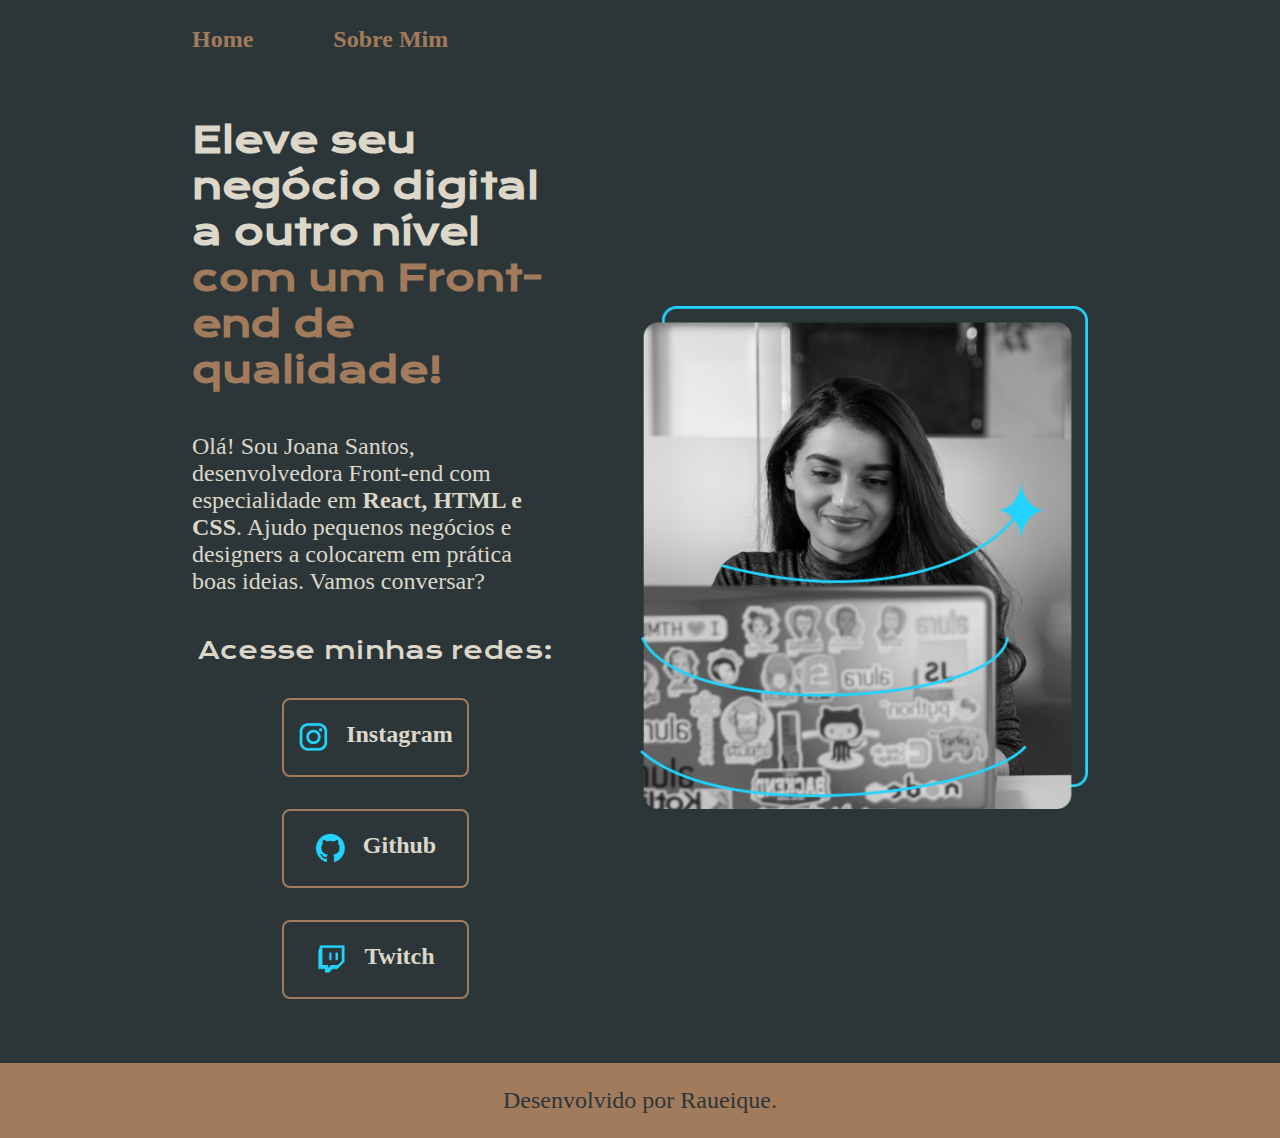
<file: index.html>
<!DOCTYPE html>
<html lang="en">
<head>
    <meta charset="UTF-8">
    <meta http-equiv="X-UA-Compatible" content="IE=edge">
    <meta name="viewport" content="width=device-width, initial-
    scale=1.0">
    <title>Portfólio</title>
    <link rel="stylesheet" href="./styles/style.css">
</head>
<body>
    <header class="cabecalho">
        <nav class="cabecalho__menu">
            <a class="cabecalho__menu__link" href="index.html">Home</a>
            <a class="cabecalho__menu__link" href="about.html">Sobre Mim</a>
        </nav>
    </header>
    <main class="apresentacao">
        <section class="apresentacao__conteudo">
            <h1 class="apresentacao__conteudo__titulo">Eleve seu negócio digital a outro nível 
            <strong class="titulo-destaque">com um Front-end de qualidade!</strong></h1>
            <p class="apresentacao__conteudo__texto">Olá! Sou Joana Santos, desenvolvedora Front-end 
            com especialidade em <strong>React, HTML e CSS</strong>. Ajudo 
            pequenos negócios e designers a colocarem em 
            prática boas ideias. Vamos conversar?</p>
            <div class="apresentacao__links">
                <h2 class="apresentacao__links__subtitulo">Acesse minhas redes:</h2>
                <a class="apresentacao__links__navegacao" href="https://instagram.com/rauuapenas">Instagram
                    <img src="./assets/instagram.png">
                </a>
                <a class="apresentacao__links__navegacao" href="https://github.com/Raueique">Github
                    <img src="./assets/github.png">
                </a>
                <a class="apresentacao__links__navegacao" href="https://twitch.tv/raueique">Twitch
                    <img src="./assets/twitch.png">
                </a>
            </div>
        </section>
        <img class="apresentacao__imagem" src="./assets/Imagem.png" alt ="Foto da Joana Programando">
    </main>
    <footer class="rodape">
        <p>Desenvolvido por Raueique.</p>
    </footer>
</body>
</html>
</file>
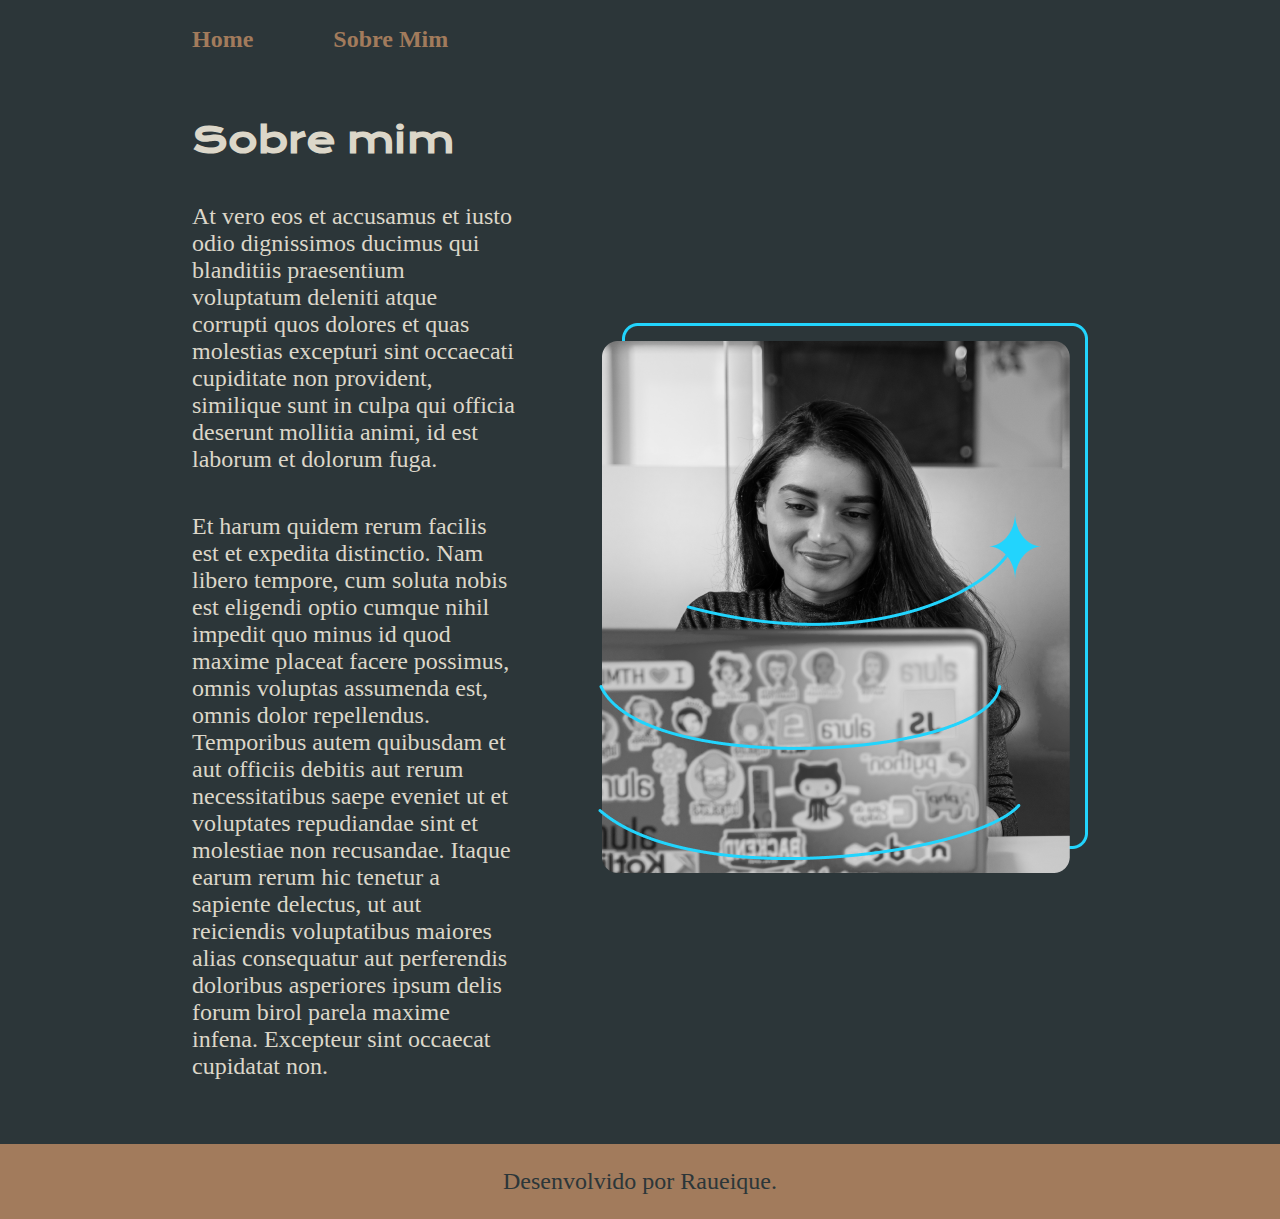
<file: about.html>
<!DOCTYPE html>
<html lang="pt-br">
<head>
    <meta charset="UTF-8">
    <meta http-equiv="X-UA-Compatible" content="IE=edge">
    <meta name="viewport" content="width=device-width, initial-scale=1.0">
    <title>Sobre mim</title>
    <link rel="stylesheet" href="./styles/style.css">
</head>
<body>
    <header class="cabecalho">
        <nav class="cabecalho__menu">
            <a class="cabecalho__menu__link" href="index.html">Home</a>
            <a class="cabecalho__menu__link" href="about.html">Sobre Mim</a>
        </nav>
    </header>
    <main class="apresentacao">
        <section class="apresentacao__conteudo">
            <h1 class="apresentacao__conteudo__titulo">Sobre mim</h1>
            <p class="apresentacao__conteudo__texto">At vero eos et accusamus et iusto odio
            dignissimos ducimus qui blanditiis 
            praesentium voluptatum deleniti atque 
            corrupti quos dolores et quas molestias 
            excepturi sint occaecati cupiditate non 
            provident, similique sunt in culpa qui 
            officia deserunt mollitia animi, id est 
            laborum et dolorum fuga.</p>
            <p class="apresentacao__conteudo__texto">Et harum quidem rerum facilis est et 
            expedita distinctio. Nam libero tempore, 
            cum soluta nobis est eligendi optio cumque 
            nihil impedit quo minus id quod maxime 
            placeat facere possimus, omnis voluptas 
            assumenda est, omnis dolor repellendus. 
            Temporibus autem quibusdam et aut officiis 
            debitis aut rerum necessitatibus saepe 
            eveniet ut et voluptates repudiandae sint 
            et molestiae non recusandae. Itaque earum 
            rerum hic tenetur a sapiente delectus, ut 
            aut reiciendis voluptatibus maiores alias 
            consequatur aut perferendis doloribus 
            asperiores ipsum delis forum birol parela 
            maxime infena. Excepteur sint occaecat 
            cupidatat non.
            </p>
        </section>
        <img src="./assets/Imagem.png" alt ="Foto da Joana Programando">
    </main>
    <footer class="rodape">
        <p>Desenvolvido por Raueique.</p>
    </footer>
</body>
</html>
</file>
<file: styles/style.css>
@import url('https://fonts.googleapis.com/css2?family=Krona+One&family=Montserrat:wght@400;600&display=swap');

:root {
    --cor-primaria: #2C3639;
    --cor-secundaria: #DCD7C9;
    --cor-terciaria: #A27B5C;
    --cor-hover: #3F4E4F;

    --fonte-primaria: 'Krona One', sans-serif;
    --font-secundaria: 'Montserrat', sans-serif;
}

*{
    margin: 0;
    padding: 0;
}

body{
    box-sizing: border-box;
    background-color: var(--cor-primaria);
    color: var(--cor-secundaria);
}
.cabecalho{
    padding: 2% 0% 0% 15%;
}
.cabecalho__menu{
    display: flex;
    gap: 80px;
}
.cabecalho__menu__link{
    font-family: var(--fonte-secundaria);
    font-size: 1.5rem;
    font-weight: 600;
    color: var(--cor-terciaria);
    text-decoration: none;
}
.apresentacao{
    padding: 5% 15%;
    display: flex;
    align-items: center;
    justify-content: space-between;
    gap: 82px;
}
.apresentacao__conteudo{
    width: 50%;
    display: flex;
    flex-direction: column;
    gap: 40px;
}

.apresentacao__conteudo__titulo{
    font-size: 2.25rem;
    font-family: var(--fonte-primaria);
}
.titulo-destaque{
    color: var(--cor-terciaria);
}
.apresentacao__conteudo__texto{
    font-size: 1.5rem;
    font-family: var(--fonte-secundaria);
}

.apresentacao__links{
    display: flex;
    flex-direction: column;
    justify-content: space-between;
    align-items: center;
    gap: 32px;
}

.apresentacao__links__subtitulo{
    font-family: var(--fonte-primaria);
    font-weight: 400;
    font-size: 1.5rem;
}

.apresentacao__links__navegacao{
    display: flex;
    justify-content: center;
    flex-direction: row-reverse;
    gap: 16px;
    border: 2px solid var(--cor-terciaria);
    width: 50%;
    text-align: center;
    border-radius: 8px;
    font-size: 1.5rem;
    font-weight: 600;
    padding: 21.5px 0;
    text-decoration: none;
    color: var(--cor-secundaria);
    font-family: var(--fonte-secundaria);
}

.apresentacao__links__link:hover{
    background-color: var(--cor-hover);
}

.apresentacao__imagem{
    width: 50%;
}

.rodape{
    color: var(--cor-primaria);
    background-color: var(--cor-terciaria);
    padding: 24px;
    text-align: center;
    font-family: var(--fonte-secundaria);
    font-size: 1.5rem;
    font-weight: 400;
}

@media (max-width: 1200px) {
    .cabecalho{
         padding: 10%;  
    }
    .cabecalho__menu{
        justify-content: center;
    }
    .apresentacao{
        flex-direction: column-reverse;
        padding: 5%;
    }
    .apresentacao__conteudo{
        width: auto;
    }
}
</file>
